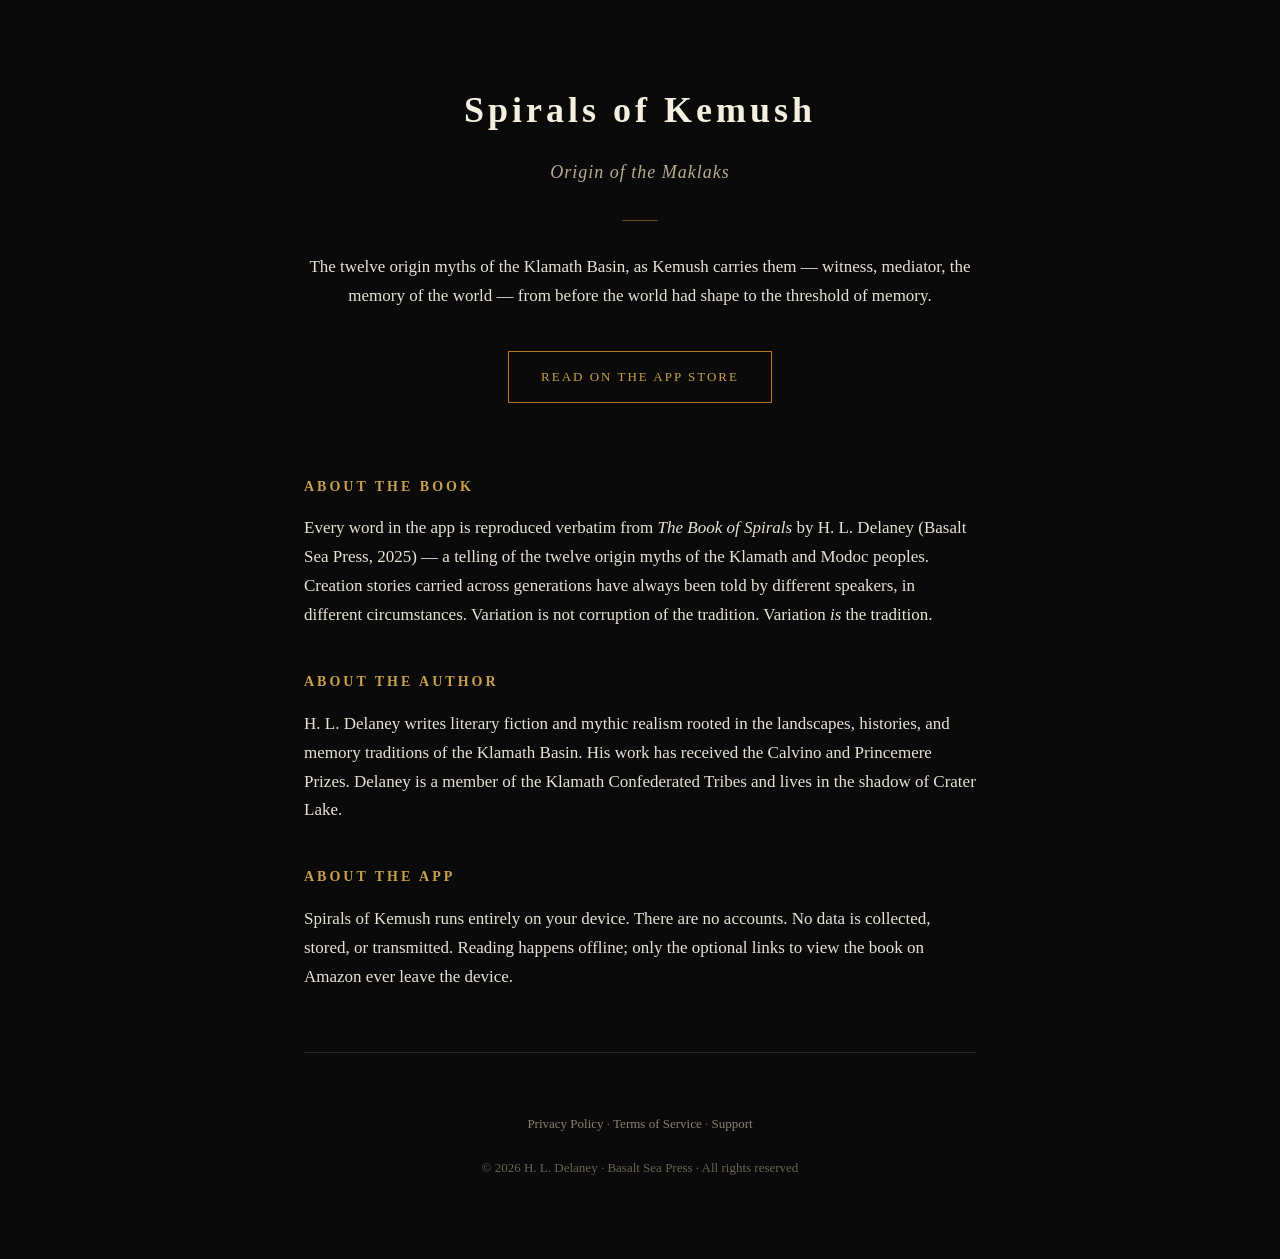
<file: index.html>
<!DOCTYPE html>
<html lang="en">
<head>
    <meta charset="UTF-8">
    <meta name="viewport" content="width=device-width, initial-scale=1.0">
    <title>Spirals of Kemush — The twelve origin myths of the Klamath Basin</title>
    <meta name="description" content="A reader's edition of The Book of Spirals by H. L. Delaney. Twelve illustrated origin myths of the Klamath Basin. iPad and iPhone.">
    <link rel="stylesheet" href="style.css">
</head>
<body>
    <div class="container">
        <div class="hero">
            <h1>Spirals of Kemush</h1>
            <p class="subtitle">Origin of the Maklaks</p>
            <div class="divider"></div>
            <p>The twelve origin myths of the Klamath Basin, as Kemush carries them — witness, mediator, the memory of the world — from before the world had shape to the threshold of memory.</p>
            <a href="https://apps.apple.com/app/spirals-of-kemush/id6765694186" class="cta">Read on the App Store</a>
        </div>

        <h2>About the Book</h2>
        <p>Every word in the app is reproduced verbatim from <span class="italic">The Book of Spirals</span> by H. L. Delaney (Basalt Sea Press, 2025) — a telling of the twelve origin myths of the Klamath and Modoc peoples. Creation stories carried across generations have always been told by different speakers, in different circumstances. Variation is not corruption of the tradition. Variation <span class="italic">is</span> the tradition.</p>

        <h2>About the Author</h2>
        <p>H. L. Delaney writes literary fiction and mythic realism rooted in the landscapes, histories, and memory traditions of the Klamath Basin. His work has received the Calvino and Princemere Prizes. Delaney is a member of the Klamath Confederated Tribes and lives in the shadow of Crater Lake.</p>

        <h2>About the App</h2>
        <p>Spirals of Kemush runs entirely on your device. There are no accounts. No data is collected, stored, or transmitted. Reading happens offline; only the optional links to view the book on Amazon ever leave the device.</p>

        <div class="footer">
            <a href="privacy/">Privacy Policy</a> · <a href="terms/">Terms of Service</a> · <a href="support/">Support</a><br><br>
            © 2026 H. L. Delaney · Basalt Sea Press · All rights reserved
        </div>
    </div>
</body>
</html>
</file>
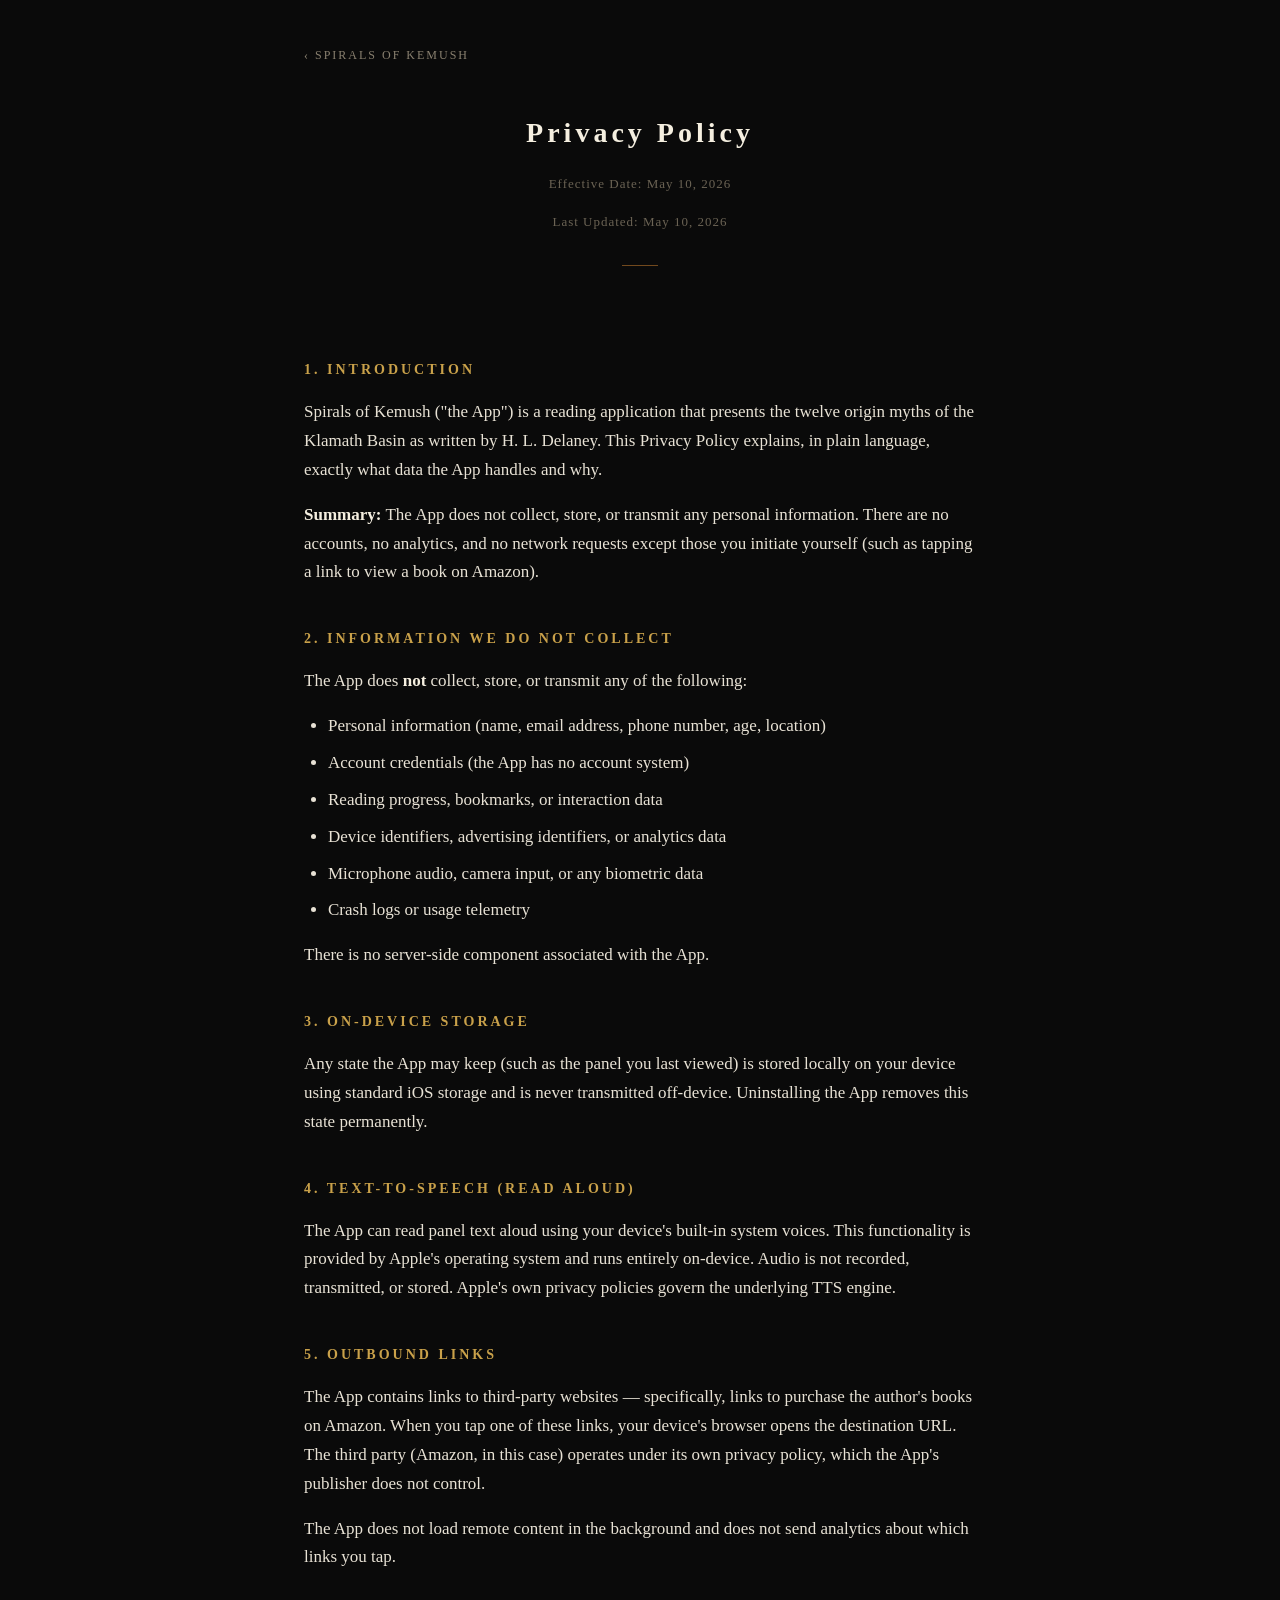
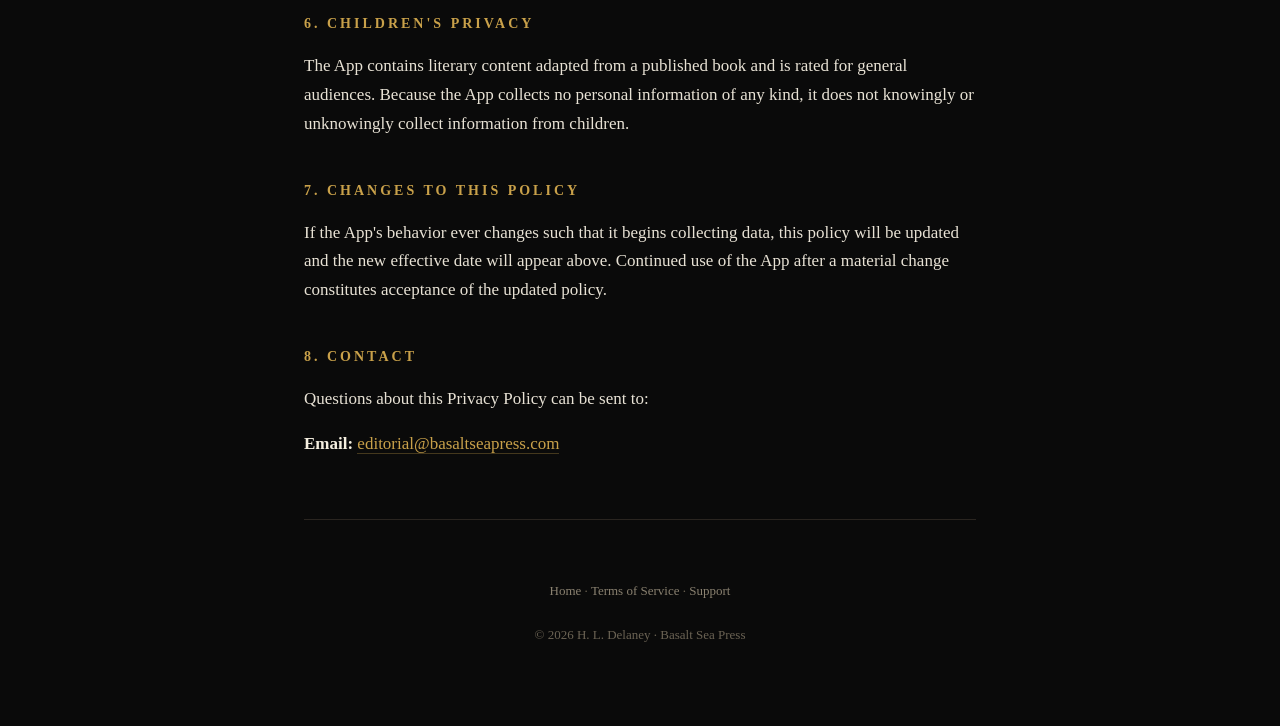
<file: privacy/index.html>
<!DOCTYPE html>
<html lang="en">
<head>
    <meta charset="UTF-8">
    <meta name="viewport" content="width=device-width, initial-scale=1.0">
    <title>Privacy Policy — Spirals of Kemush</title>
    <link rel="stylesheet" href="../style.css">
</head>
<body>
    <div class="container">
        <a href="../" class="back-link">‹ Spirals of Kemush</a>

        <div class="hero" style="padding: 20px 0;">
            <h1 style="font-size: 28px;">Privacy Policy</h1>
            <p class="meta">Effective Date: May 10, 2026</p>
            <p class="meta">Last Updated: May 10, 2026</p>
            <div class="divider"></div>
        </div>

        <h2>1. Introduction</h2>
        <p>Spirals of Kemush ("the App") is a reading application that presents the twelve origin myths of the Klamath Basin as written by H. L. Delaney. This Privacy Policy explains, in plain language, exactly what data the App handles and why.</p>
        <p><strong>Summary:</strong> The App does not collect, store, or transmit any personal information. There are no accounts, no analytics, and no network requests except those you initiate yourself (such as tapping a link to view a book on Amazon).</p>

        <h2>2. Information We Do Not Collect</h2>
        <p>The App does <strong>not</strong> collect, store, or transmit any of the following:</p>
        <ul>
            <li>Personal information (name, email address, phone number, age, location)</li>
            <li>Account credentials (the App has no account system)</li>
            <li>Reading progress, bookmarks, or interaction data</li>
            <li>Device identifiers, advertising identifiers, or analytics data</li>
            <li>Microphone audio, camera input, or any biometric data</li>
            <li>Crash logs or usage telemetry</li>
        </ul>
        <p>There is no server-side component associated with the App.</p>

        <h2>3. On-Device Storage</h2>
        <p>Any state the App may keep (such as the panel you last viewed) is stored locally on your device using standard iOS storage and is never transmitted off-device. Uninstalling the App removes this state permanently.</p>

        <h2>4. Text-to-Speech (Read Aloud)</h2>
        <p>The App can read panel text aloud using your device's built-in system voices. This functionality is provided by Apple's operating system and runs entirely on-device. Audio is not recorded, transmitted, or stored. Apple's own privacy policies govern the underlying TTS engine.</p>

        <h2>5. Outbound Links</h2>
        <p>The App contains links to third-party websites — specifically, links to purchase the author's books on Amazon. When you tap one of these links, your device's browser opens the destination URL. The third party (Amazon, in this case) operates under its own privacy policy, which the App's publisher does not control.</p>
        <p>The App does not load remote content in the background and does not send analytics about which links you tap.</p>

        <h2>6. Children's Privacy</h2>
        <p>The App contains literary content adapted from a published book and is rated for general audiences. Because the App collects no personal information of any kind, it does not knowingly or unknowingly collect information from children.</p>

        <h2>7. Changes to This Policy</h2>
        <p>If the App's behavior ever changes such that it begins collecting data, this policy will be updated and the new effective date will appear above. Continued use of the App after a material change constitutes acceptance of the updated policy.</p>

        <h2>8. Contact</h2>
        <p>Questions about this Privacy Policy can be sent to:</p>
        <p><strong>Email:</strong> <a href="mailto:editorial@basaltseapress.com?subject=Spirals%20of%20Kemush%20-%20Privacy%20Inquiry">editorial@basaltseapress.com</a></p>

        <div class="footer">
            <a href="../">Home</a> · <a href="../terms/">Terms of Service</a> · <a href="../support/">Support</a><br><br>
            © 2026 H. L. Delaney · Basalt Sea Press
        </div>
    </div>
</body>
</html>
</file>
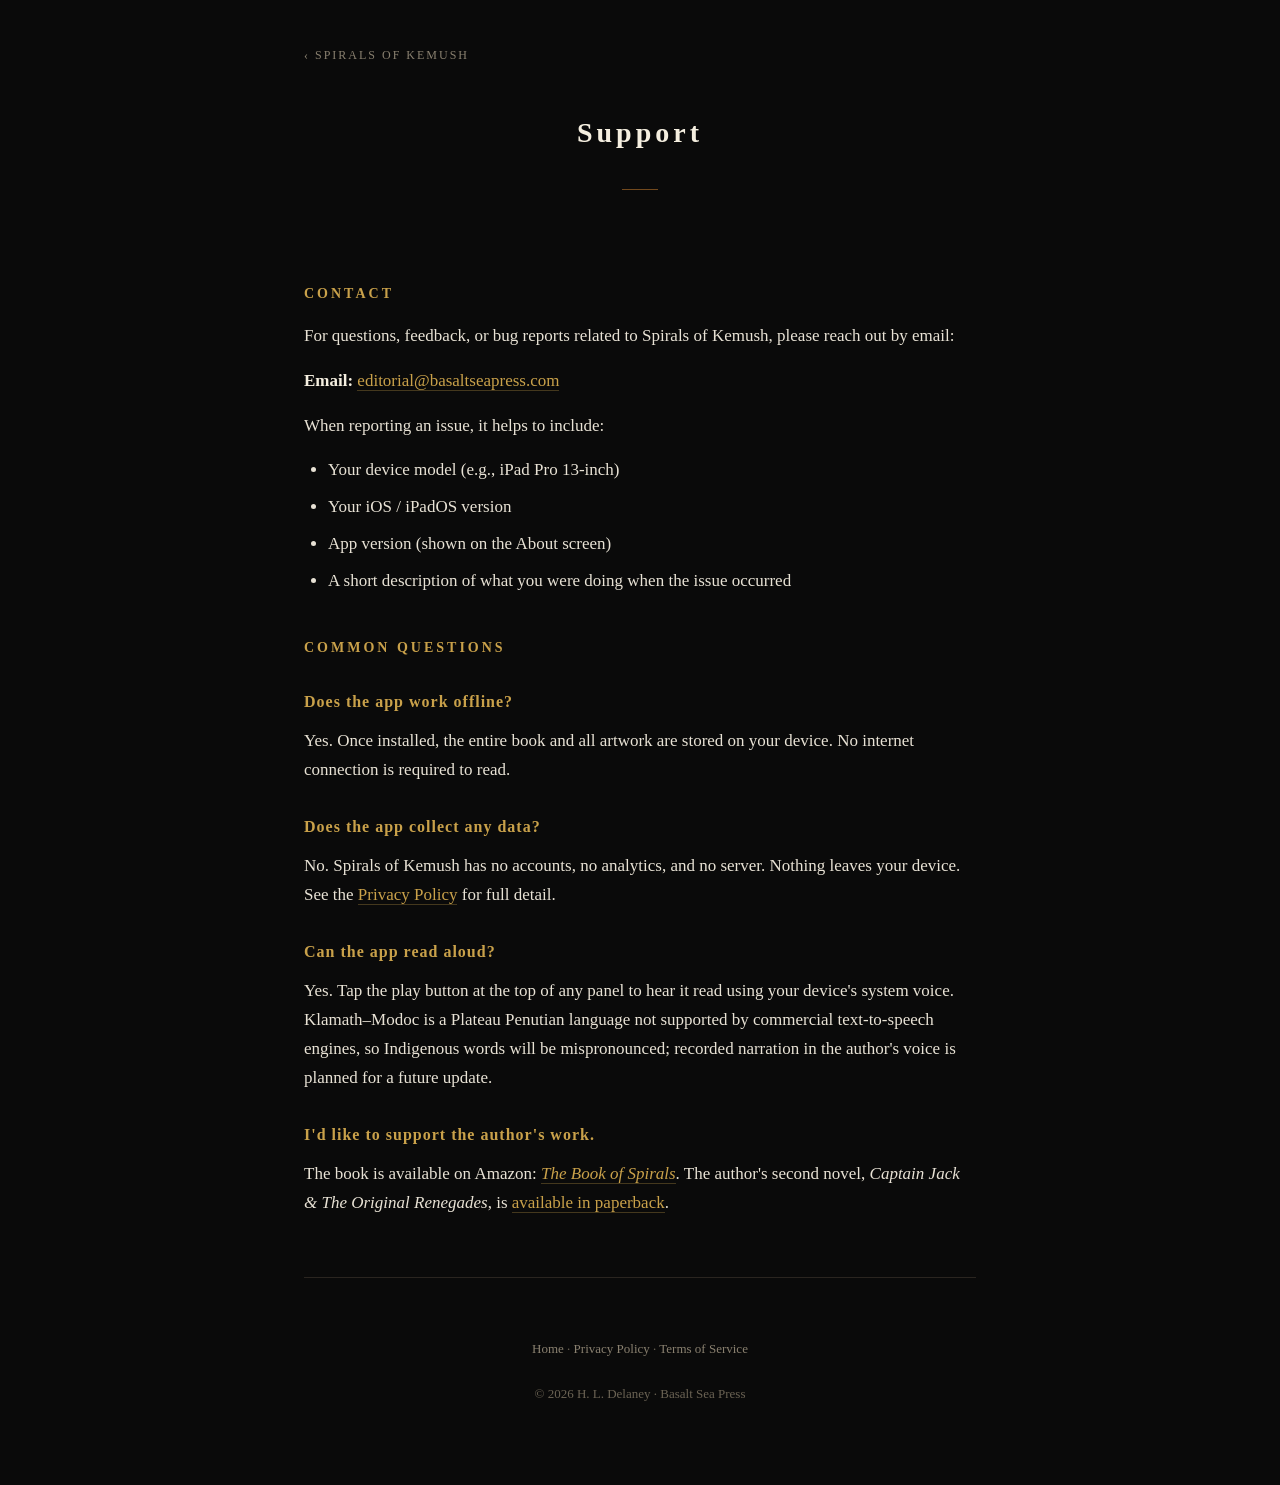
<file: support/index.html>
<!DOCTYPE html>
<html lang="en">
<head>
    <meta charset="UTF-8">
    <meta name="viewport" content="width=device-width, initial-scale=1.0">
    <title>Support — Spirals of Kemush</title>
    <link rel="stylesheet" href="../style.css">
</head>
<body>
    <div class="container">
        <a href="../" class="back-link">‹ Spirals of Kemush</a>

        <div class="hero" style="padding: 20px 0;">
            <h1 style="font-size: 28px;">Support</h1>
            <div class="divider"></div>
        </div>

        <h2>Contact</h2>
        <p>For questions, feedback, or bug reports related to Spirals of Kemush, please reach out by email:</p>
        <p><strong>Email:</strong> <a href="mailto:editorial@basaltseapress.com?subject=Spirals%20of%20Kemush%20-%20Support">editorial@basaltseapress.com</a></p>
        <p>When reporting an issue, it helps to include:</p>
        <ul>
            <li>Your device model (e.g., iPad Pro 13-inch)</li>
            <li>Your iOS / iPadOS version</li>
            <li>App version (shown on the About screen)</li>
            <li>A short description of what you were doing when the issue occurred</li>
        </ul>

        <h2>Common Questions</h2>

        <h3>Does the app work offline?</h3>
        <p>Yes. Once installed, the entire book and all artwork are stored on your device. No internet connection is required to read.</p>

        <h3>Does the app collect any data?</h3>
        <p>No. Spirals of Kemush has no accounts, no analytics, and no server. Nothing leaves your device. See the <a href="../privacy/">Privacy Policy</a> for full detail.</p>

        <h3>Can the app read aloud?</h3>
        <p>Yes. Tap the play button at the top of any panel to hear it read using your device's system voice. Klamath–Modoc is a Plateau Penutian language not supported by commercial text-to-speech engines, so Indigenous words will be mispronounced; recorded narration in the author's voice is planned for a future update.</p>

        <h3>I'd like to support the author's work.</h3>
        <p>The book is available on Amazon: <a href="https://www.amazon.com/Book-Spirals-Complete-Companion-American-ebook/dp/B0G6CLX111"><span class="italic">The Book of Spirals</span></a>. The author's second novel, <span class="italic">Captain Jack & The Original Renegades</span>, is <a href="https://www.amazon.com/dp/B0GZMDMW6X">available in paperback</a>.</p>

        <div class="footer">
            <a href="../">Home</a> · <a href="../privacy/">Privacy Policy</a> · <a href="../terms/">Terms of Service</a><br><br>
            © 2026 H. L. Delaney · Basalt Sea Press
        </div>
    </div>
</body>
</html>
</file>
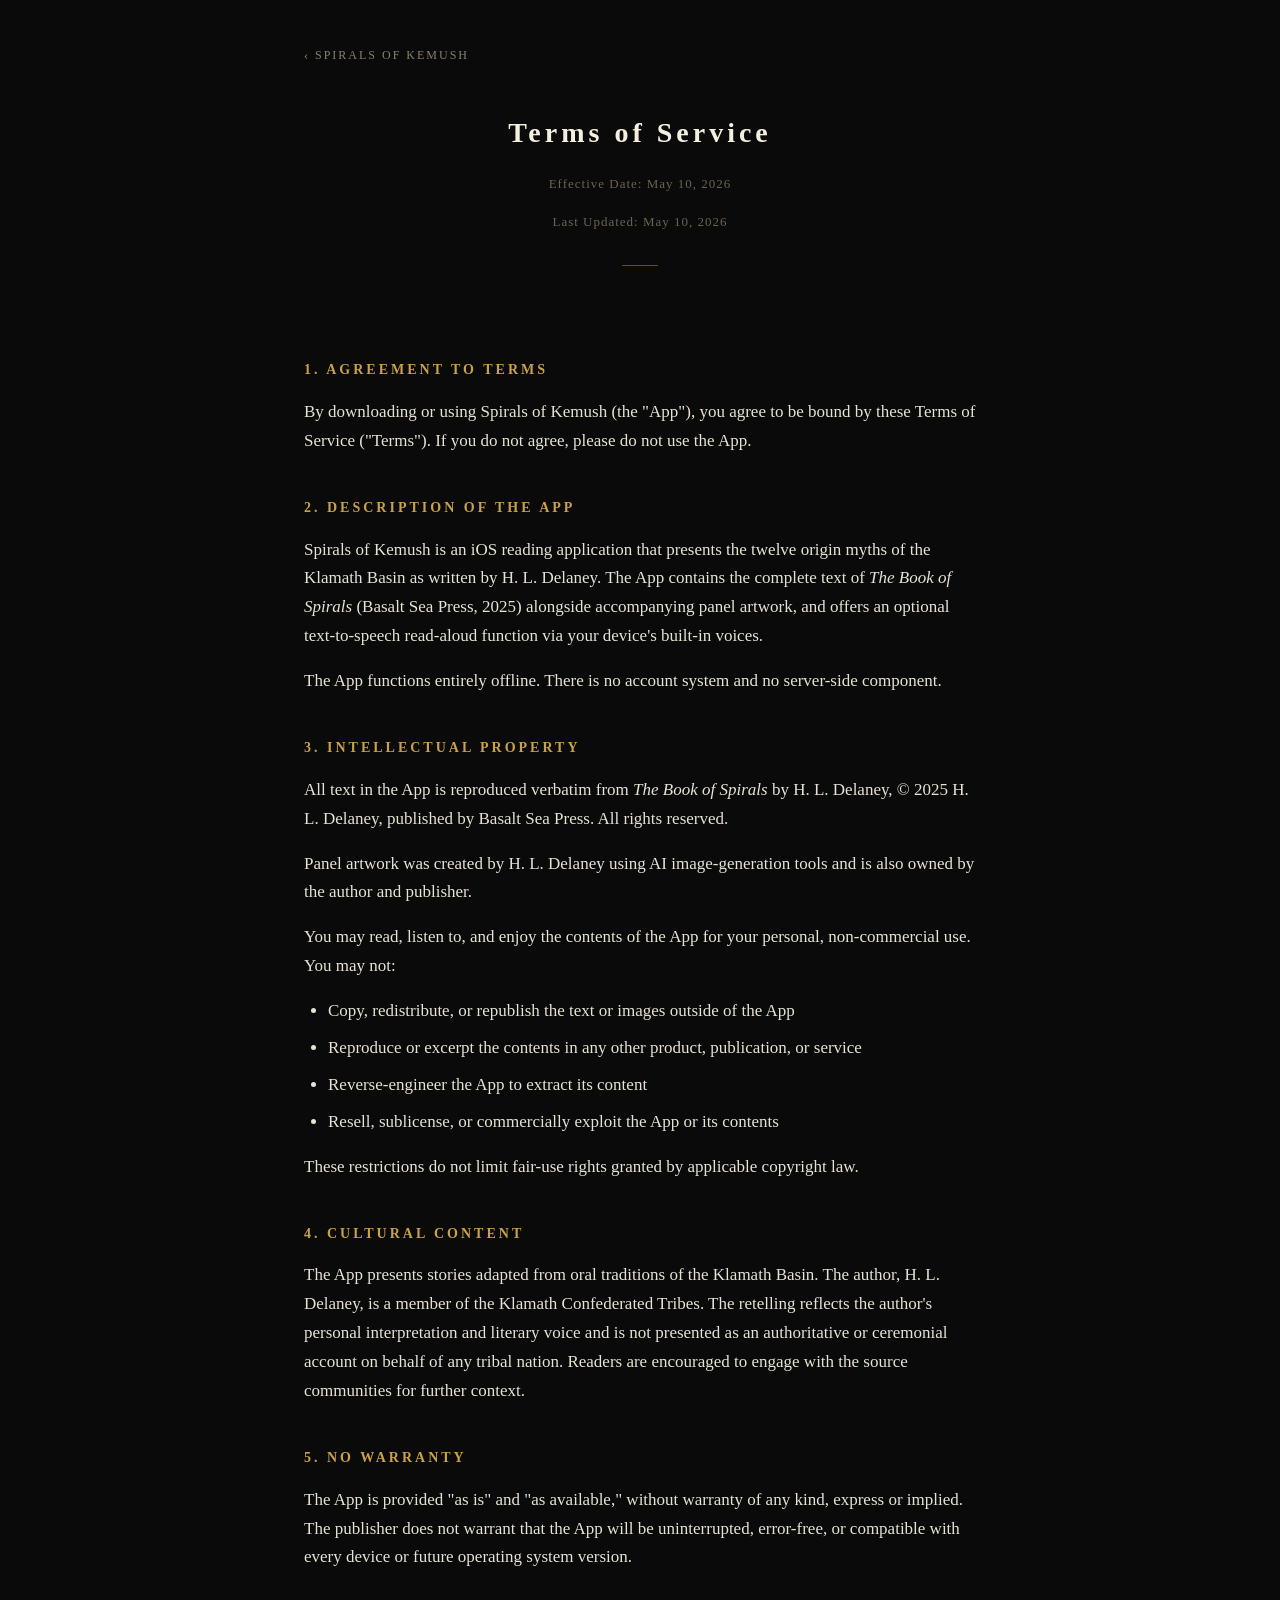
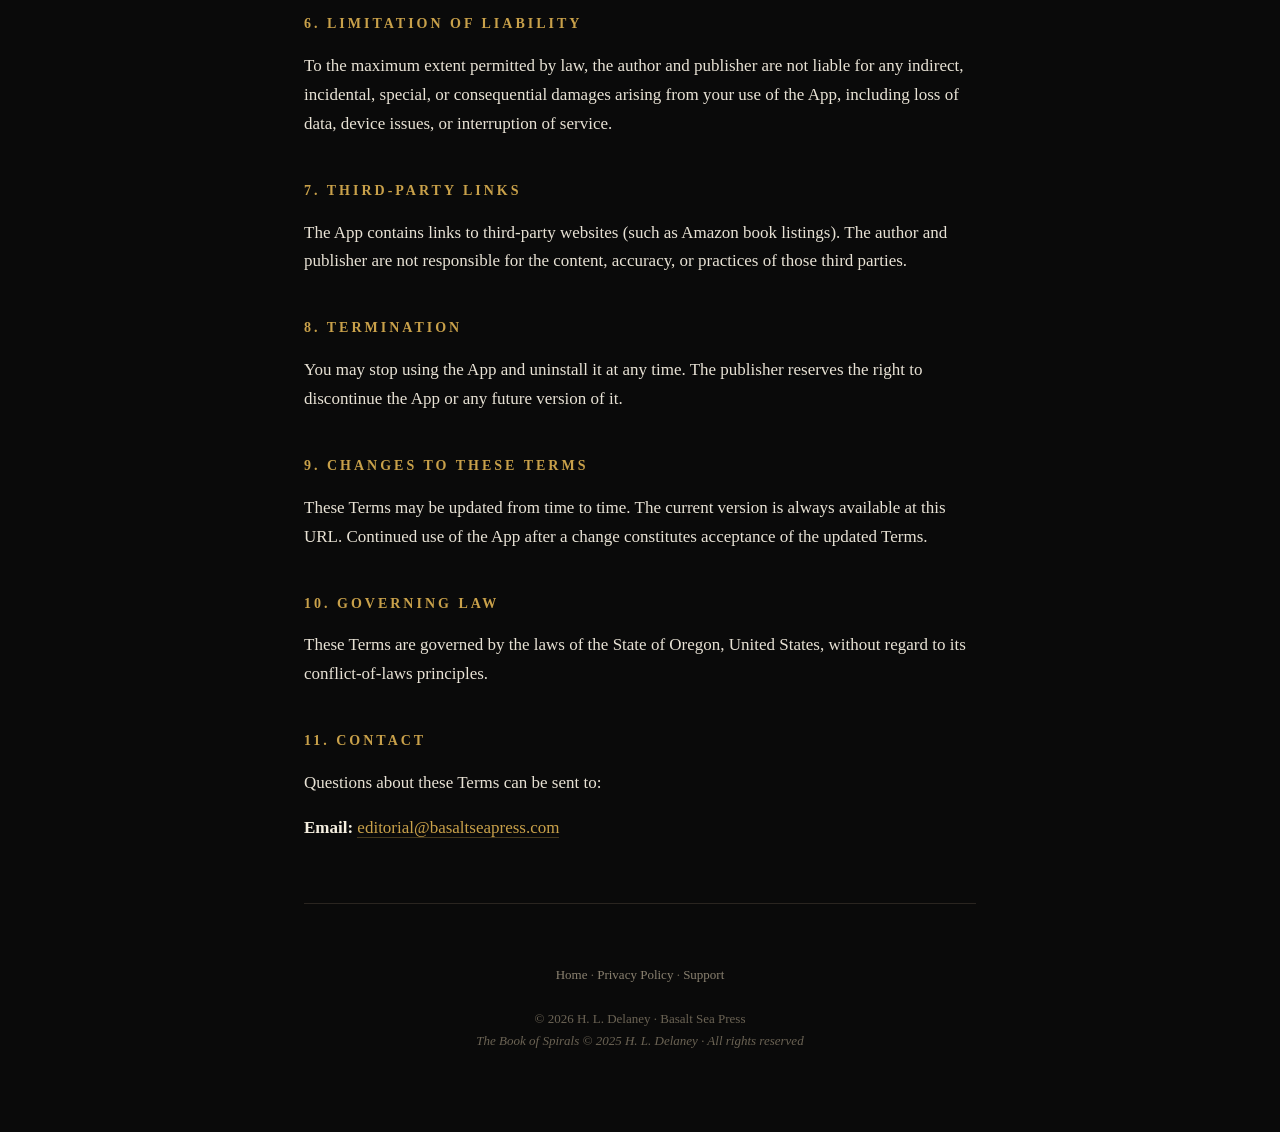
<file: terms/index.html>
<!DOCTYPE html>
<html lang="en">
<head>
    <meta charset="UTF-8">
    <meta name="viewport" content="width=device-width, initial-scale=1.0">
    <title>Terms of Service — Spirals of Kemush</title>
    <link rel="stylesheet" href="../style.css">
</head>
<body>
    <div class="container">
        <a href="../" class="back-link">‹ Spirals of Kemush</a>

        <div class="hero" style="padding: 20px 0;">
            <h1 style="font-size: 28px;">Terms of Service</h1>
            <p class="meta">Effective Date: May 10, 2026</p>
            <p class="meta">Last Updated: May 10, 2026</p>
            <div class="divider"></div>
        </div>

        <h2>1. Agreement to Terms</h2>
        <p>By downloading or using Spirals of Kemush (the "App"), you agree to be bound by these Terms of Service ("Terms"). If you do not agree, please do not use the App.</p>

        <h2>2. Description of the App</h2>
        <p>Spirals of Kemush is an iOS reading application that presents the twelve origin myths of the Klamath Basin as written by H. L. Delaney. The App contains the complete text of <span class="italic">The Book of Spirals</span> (Basalt Sea Press, 2025) alongside accompanying panel artwork, and offers an optional text-to-speech read-aloud function via your device's built-in voices.</p>
        <p>The App functions entirely offline. There is no account system and no server-side component.</p>

        <h2>3. Intellectual Property</h2>
        <p>All text in the App is reproduced verbatim from <span class="italic">The Book of Spirals</span> by H. L. Delaney, © 2025 H. L. Delaney, published by Basalt Sea Press. All rights reserved.</p>
        <p>Panel artwork was created by H. L. Delaney using AI image-generation tools and is also owned by the author and publisher.</p>
        <p>You may read, listen to, and enjoy the contents of the App for your personal, non-commercial use. You may not:</p>
        <ul>
            <li>Copy, redistribute, or republish the text or images outside of the App</li>
            <li>Reproduce or excerpt the contents in any other product, publication, or service</li>
            <li>Reverse-engineer the App to extract its content</li>
            <li>Resell, sublicense, or commercially exploit the App or its contents</li>
        </ul>
        <p>These restrictions do not limit fair-use rights granted by applicable copyright law.</p>

        <h2>4. Cultural Content</h2>
        <p>The App presents stories adapted from oral traditions of the Klamath Basin. The author, H. L. Delaney, is a member of the Klamath Confederated Tribes. The retelling reflects the author's personal interpretation and literary voice and is not presented as an authoritative or ceremonial account on behalf of any tribal nation. Readers are encouraged to engage with the source communities for further context.</p>

        <h2>5. No Warranty</h2>
        <p>The App is provided "as is" and "as available," without warranty of any kind, express or implied. The publisher does not warrant that the App will be uninterrupted, error-free, or compatible with every device or future operating system version.</p>

        <h2>6. Limitation of Liability</h2>
        <p>To the maximum extent permitted by law, the author and publisher are not liable for any indirect, incidental, special, or consequential damages arising from your use of the App, including loss of data, device issues, or interruption of service.</p>

        <h2>7. Third-Party Links</h2>
        <p>The App contains links to third-party websites (such as Amazon book listings). The author and publisher are not responsible for the content, accuracy, or practices of those third parties.</p>

        <h2>8. Termination</h2>
        <p>You may stop using the App and uninstall it at any time. The publisher reserves the right to discontinue the App or any future version of it.</p>

        <h2>9. Changes to These Terms</h2>
        <p>These Terms may be updated from time to time. The current version is always available at this URL. Continued use of the App after a change constitutes acceptance of the updated Terms.</p>

        <h2>10. Governing Law</h2>
        <p>These Terms are governed by the laws of the State of Oregon, United States, without regard to its conflict-of-laws principles.</p>

        <h2>11. Contact</h2>
        <p>Questions about these Terms can be sent to:</p>
        <p><strong>Email:</strong> <a href="mailto:editorial@basaltseapress.com?subject=Spirals%20of%20Kemush%20-%20Terms%20Inquiry">editorial@basaltseapress.com</a></p>

        <div class="footer">
            <a href="../">Home</a> · <a href="../privacy/">Privacy Policy</a> · <a href="../support/">Support</a><br><br>
            © 2026 H. L. Delaney · Basalt Sea Press<br>
            <span class="italic">The Book of Spirals © 2025 H. L. Delaney · All rights reserved</span>
        </div>
    </div>
</body>
</html>
</file>
<file: style.css>
* { margin: 0; padding: 0; box-sizing: border-box; }
body {
    font-family: 'Spectral', Georgia, 'Times New Roman', serif;
    background: #0A0A0A;
    color: #E8E2D5;
    line-height: 1.7;
    -webkit-font-smoothing: antialiased;
    -moz-osx-font-smoothing: grayscale;
}
.container {
    max-width: 720px;
    margin: 0 auto;
    padding: 40px 24px 60px;
}
.hero {
    text-align: center;
    padding: 40px 0 32px;
}
h1 {
    font-family: 'Cinzel Decorative', 'Cinzel', Georgia, serif;
    font-size: 36px;
    font-weight: 700;
    letter-spacing: 4px;
    color: #F5EFE0;
    margin-bottom: 16px;
}
.subtitle {
    font-style: italic;
    color: #B8AC91;
    font-size: 18px;
    letter-spacing: 1px;
    margin-bottom: 8px;
}
.meta {
    color: #6B6354;
    font-size: 13px;
    letter-spacing: 1px;
    margin-top: 8px;
}
.divider {
    width: 36px;
    height: 1px;
    background: #B8742A;
    opacity: 0.6;
    margin: 32px auto;
}
p {
    margin-bottom: 16px;
    font-size: 17px;
}
h2 {
    font-family: 'Cinzel', Georgia, serif;
    font-size: 14px;
    letter-spacing: 3px;
    color: #C9A14A;
    text-transform: uppercase;
    margin: 40px 0 16px;
}
h3 {
    font-family: 'Cinzel', Georgia, serif;
    font-size: 16px;
    color: #C9A14A;
    margin: 28px 0 12px;
    letter-spacing: 1px;
}
ul, ol {
    margin: 0 0 16px 24px;
}
li {
    margin-bottom: 8px;
    font-size: 17px;
}
a {
    color: #C9A14A;
    text-decoration: none;
    border-bottom: 1px solid rgba(201, 161, 74, 0.3);
}
a:hover {
    color: #E8C77A;
    border-bottom-color: #E8C77A;
}
.cta {
    display: inline-block;
    padding: 14px 32px;
    border: 1px solid #B8742A;
    color: #C9A14A;
    text-decoration: none;
    font-family: 'Cinzel', Georgia, serif;
    font-size: 13px;
    letter-spacing: 2px;
    text-transform: uppercase;
    margin-top: 24px;
    border-bottom: 1px solid #B8742A;
}
.cta:hover {
    background: #B8742A;
    color: #0A0A0A;
}
.footer {
    text-align: center;
    padding: 60px 0 20px;
    color: #6B6354;
    font-size: 13px;
    border-top: 1px solid #2A2520;
    margin-top: 60px;
}
.footer a {
    color: #8A8170;
    border-bottom: none;
}
.footer a:hover {
    color: #C9A14A;
}
.italic { font-style: italic; }
strong { color: #F5EFE0; font-weight: 600; }
.back-link {
    display: inline-block;
    margin-bottom: 24px;
    font-family: 'Cinzel', Georgia, serif;
    font-size: 12px;
    letter-spacing: 2px;
    text-transform: uppercase;
    color: #8A8170;
    border-bottom: none;
}
.back-link:hover {
    color: #C9A14A;
}
</file>
